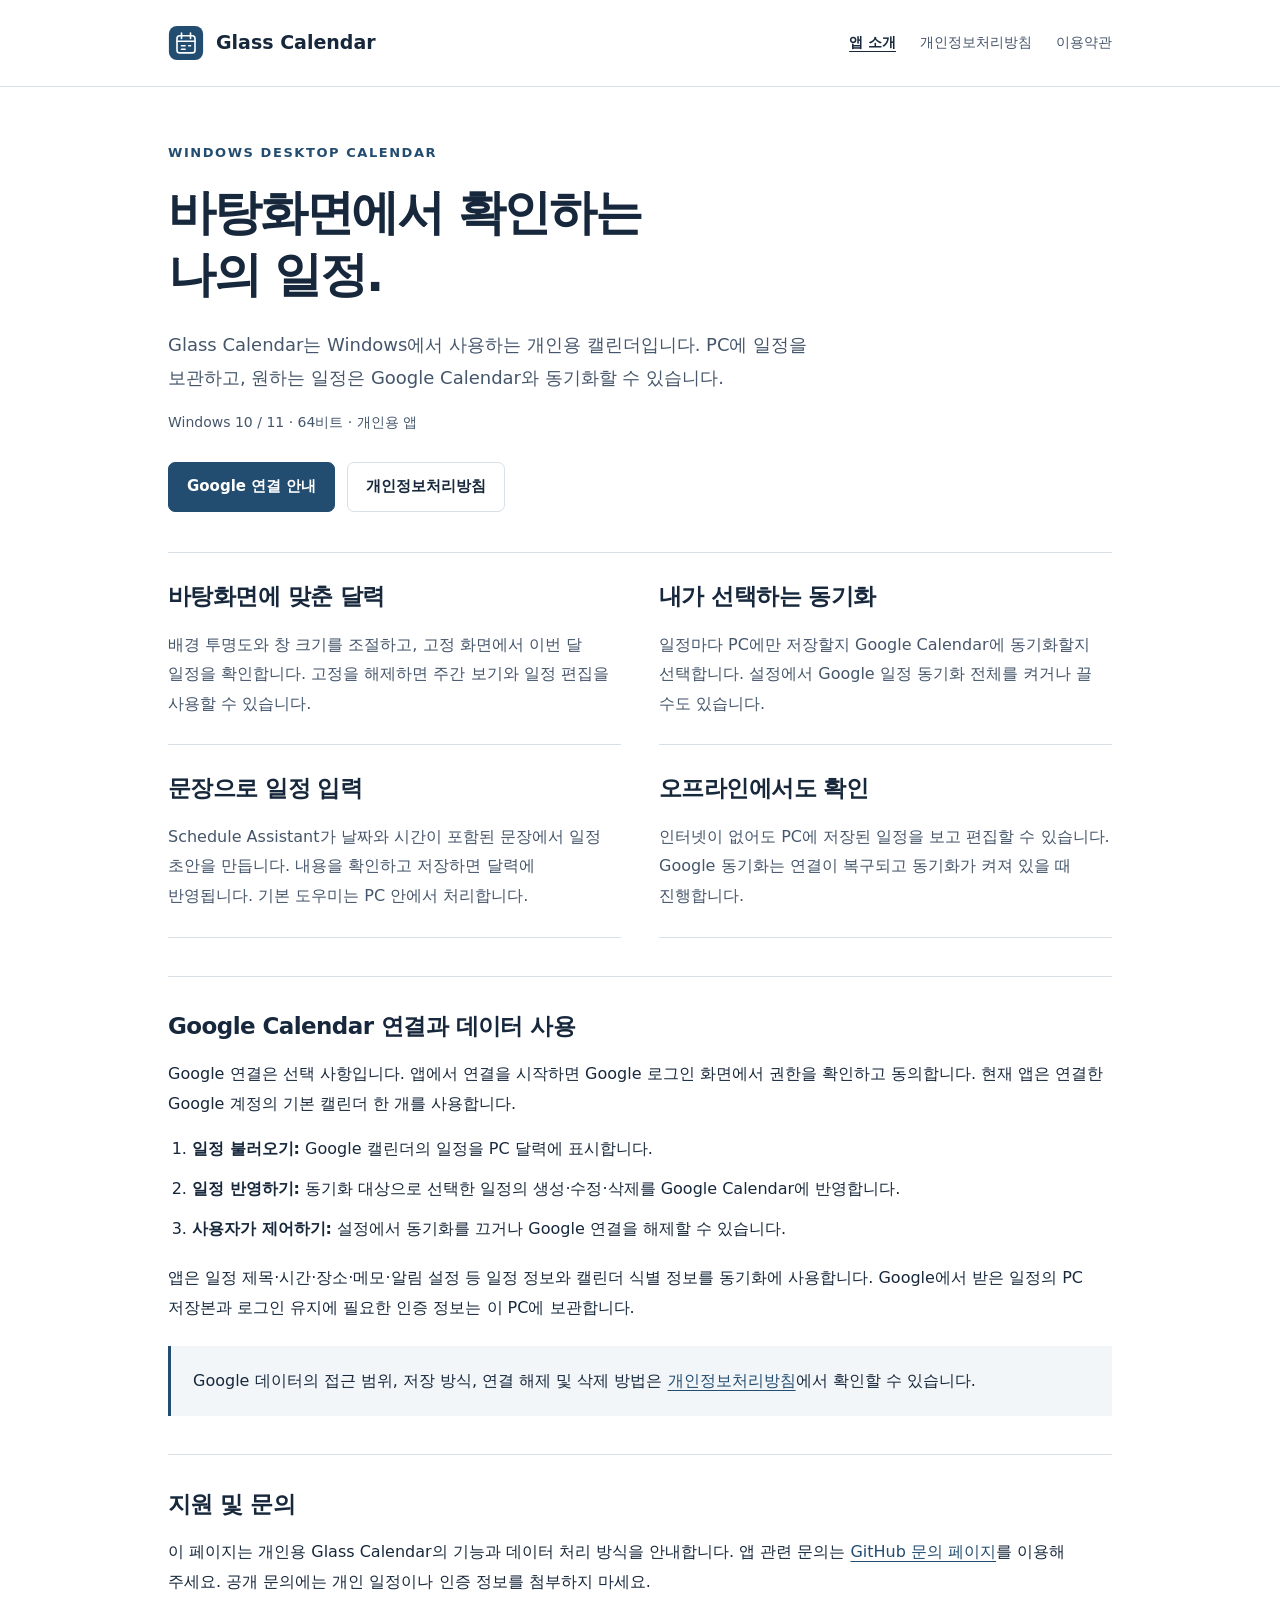
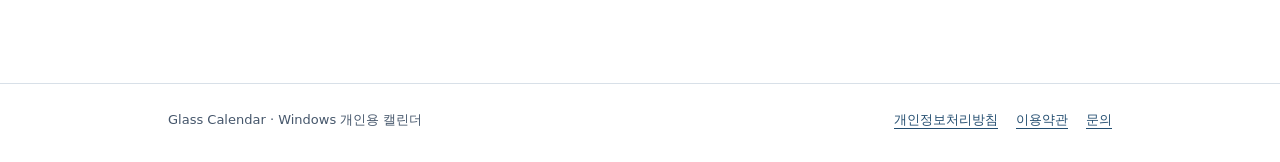
<file: index.html>
<!doctype html>
<html lang="ko">
<head>
<meta charset="utf-8"><meta name="viewport" content="width=device-width,initial-scale=1">
<title>앱 소개 · Glass Calendar</title>
<meta name="description" content="Windows 개인용 투명 달력 Glass Calendar의 기능, Google Calendar 연결 및 데이터 사용 안내.">
<meta name="theme-color" content="#234d70">
<link rel="canonical" href="https://backgom-1094.github.io/">
<link rel="icon" href="icon.svg" type="image/svg+xml"><link rel="stylesheet" href="styles.css">
</head>
<body><a class="skip" href="#main">본문으로 이동</a>
<header><div class="shell header-row"><a class="brand" href="index.html"><img src="icon.svg" alt="" width="36" height="36">Glass Calendar</a><nav aria-label="주 메뉴"><a href="index.html" aria-current="page">앱 소개</a><a href="privacy.html">개인정보처리방침</a><a href="terms.html">이용약관</a></nav></div></header>
<div class="shell"><main id="main">
<div class="hero"><p class="eyebrow">WINDOWS DESKTOP CALENDAR</p><h1>바탕화면에서 확인하는<br>나의 일정.</h1>
<p class="lead">Glass Calendar는 Windows에서 사용하는 개인용 캘린더입니다. PC에 일정을 보관하고, 원하는 일정은 Google Calendar와 동기화할 수 있습니다.</p>
<p class="meta">Windows 10 / 11 · 64비트 · 개인용 앱</p>
<div class="actions"><a class="button primary" href="#google">Google 연결 안내</a><a class="button" href="privacy.html">개인정보처리방침</a></div></div>
<div class="facts"><div class="fact"><h2>바탕화면에 맞춘 달력</h2><p>배경 투명도와 창 크기를 조절하고, 고정 화면에서 이번 달 일정을 확인합니다. 고정을 해제하면 주간 보기와 일정 편집을 사용할 수 있습니다.</p></div>
<div class="fact"><h2>내가 선택하는 동기화</h2><p>일정마다 PC에만 저장할지 Google Calendar에 동기화할지 선택합니다. 설정에서 Google 일정 동기화 전체를 켜거나 끌 수도 있습니다.</p></div>
<div class="fact"><h2>문장으로 일정 입력</h2><p>Schedule Assistant가 날짜와 시간이 포함된 문장에서 일정 초안을 만듭니다. 내용을 확인하고 저장하면 달력에 반영됩니다. 기본 도우미는 PC 안에서 처리합니다.</p></div>
<div class="fact"><h2>오프라인에서도 확인</h2><p>인터넷이 없어도 PC에 저장된 일정을 보고 편집할 수 있습니다. Google 동기화는 연결이 복구되고 동기화가 켜져 있을 때 진행합니다.</p></div></div>
<section id="google"><h2>Google Calendar 연결과 데이터 사용</h2><p>Google 연결은 선택 사항입니다. 앱에서 연결을 시작하면 Google 로그인 화면에서 권한을 확인하고 동의합니다. 현재 앱은 연결한 Google 계정의 기본 캘린더 한 개를 사용합니다.</p>
<ol><li><strong>일정 불러오기:</strong> Google 캘린더의 일정을 PC 달력에 표시합니다.</li><li><strong>일정 반영하기:</strong> 동기화 대상으로 선택한 일정의 생성·수정·삭제를 Google Calendar에 반영합니다.</li><li><strong>사용자가 제어하기:</strong> 설정에서 동기화를 끄거나 Google 연결을 해제할 수 있습니다.</li></ol>
<p>앱은 일정 제목·시간·장소·메모·알림 설정 등 일정 정보와 캘린더 식별 정보를 동기화에 사용합니다. Google에서 받은 일정의 PC 저장본과 로그인 유지에 필요한 인증 정보는 이 PC에 보관합니다.</p>
<div class="note"><p>Google 데이터의 접근 범위, 저장 방식, 연결 해제 및 삭제 방법은 <a href="privacy.html">개인정보처리방침</a>에서 확인할 수 있습니다.</p></div></section>
<section><h2>지원 및 문의</h2><p>이 페이지는 개인용 Glass Calendar의 기능과 데이터 처리 방식을 안내합니다. 앱 관련 문의는 <a href="https://github.com/BackGOM-1094/BackGOM-1094.github.io/issues/new">GitHub 문의 페이지</a>를 이용해 주세요. 공개 문의에는 개인 일정이나 인증 정보를 첨부하지 마세요.</p></section>
</main></div>
<footer><div class="shell footer-row"><span>Glass Calendar · Windows 개인용 캘린더</span><div class="footer-links"><a href="privacy.html">개인정보처리방침</a><a href="terms.html">이용약관</a><a href="https://github.com/BackGOM-1094/BackGOM-1094.github.io/issues/new">문의</a></div></div></footer>
</body></html>
</file>
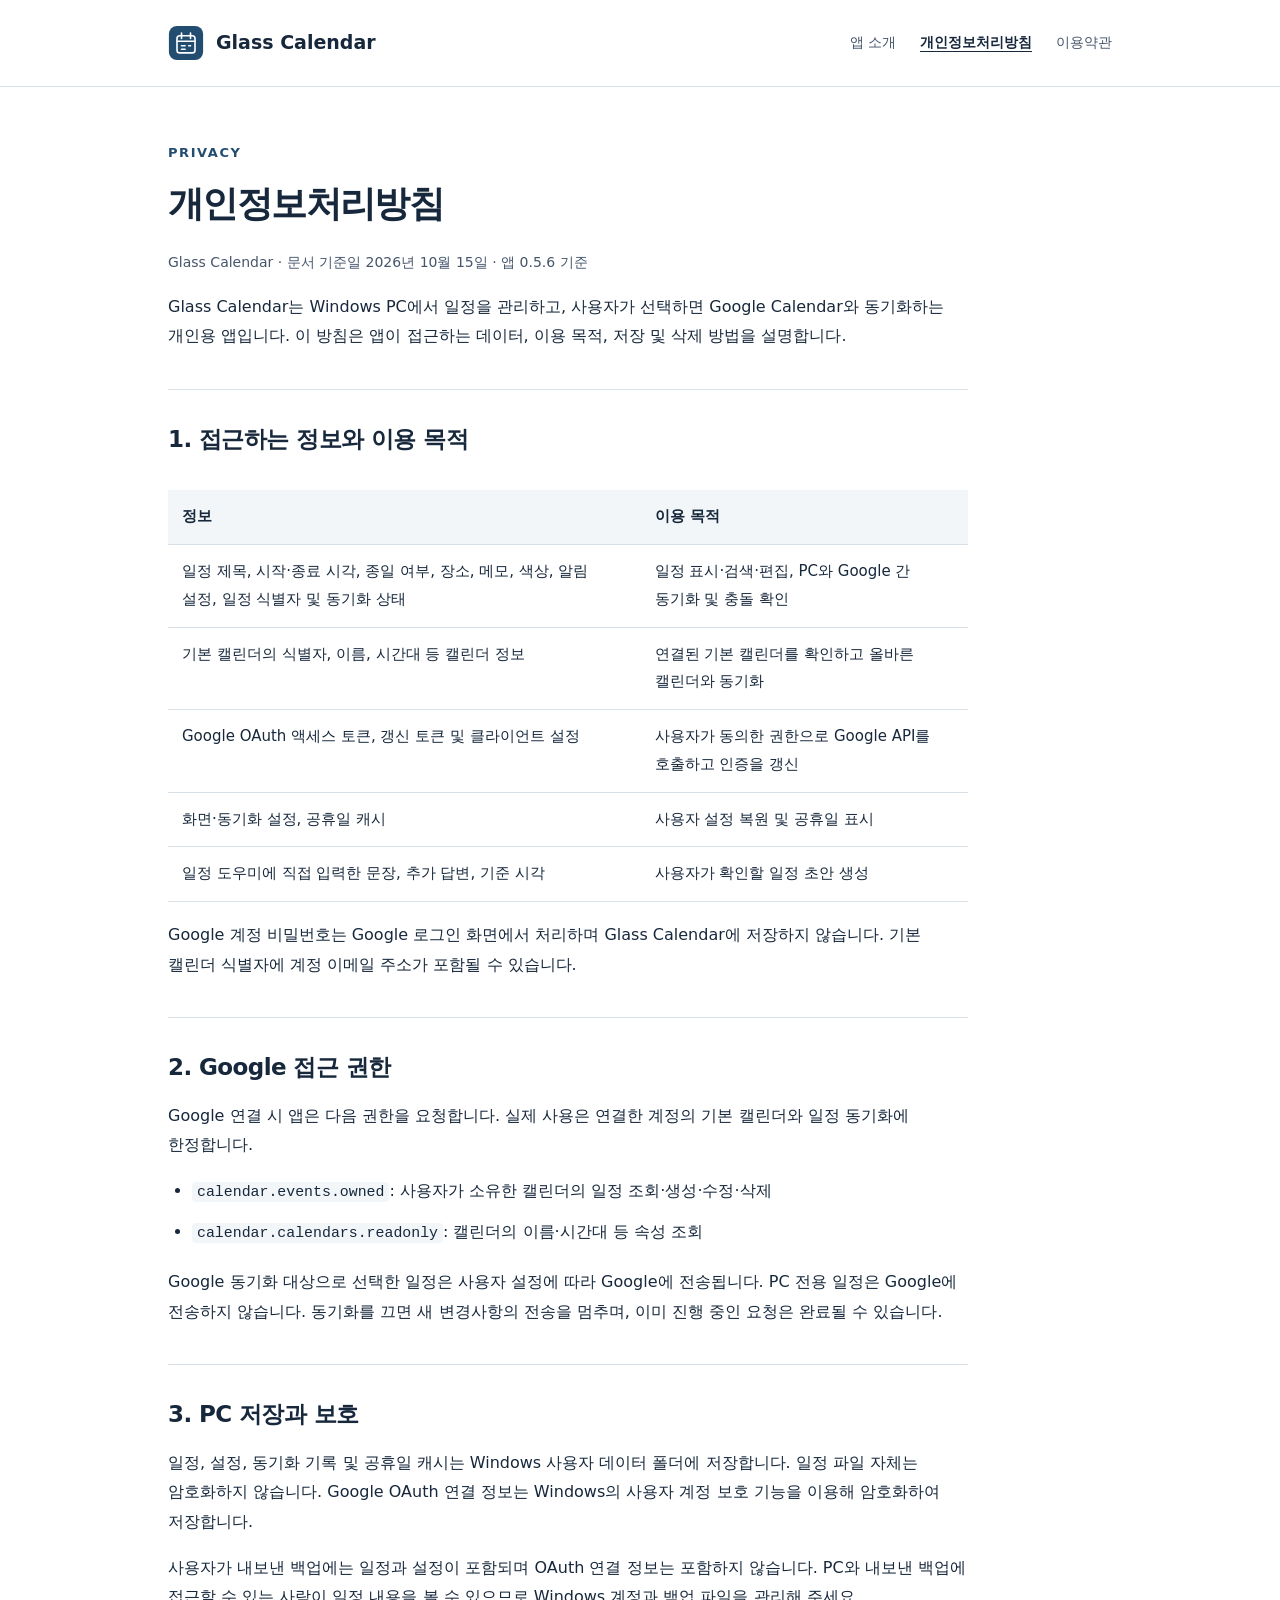
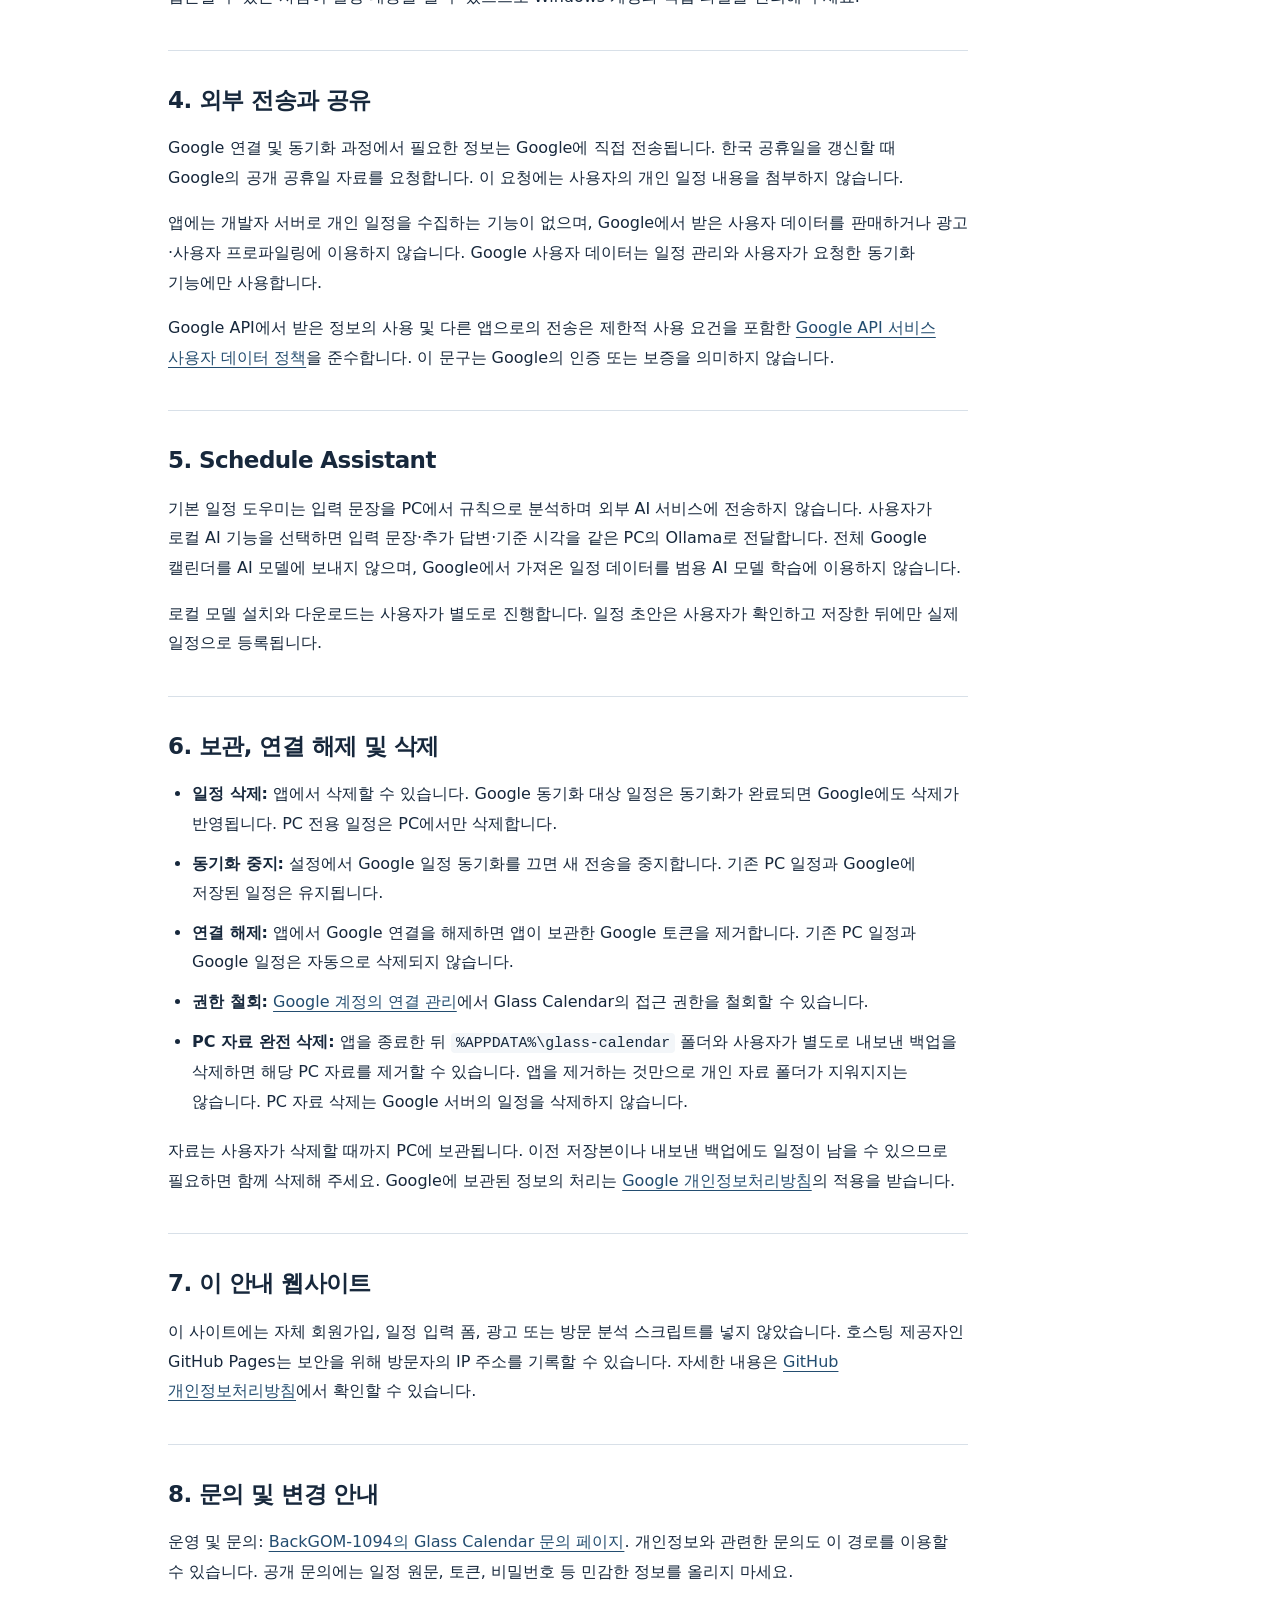
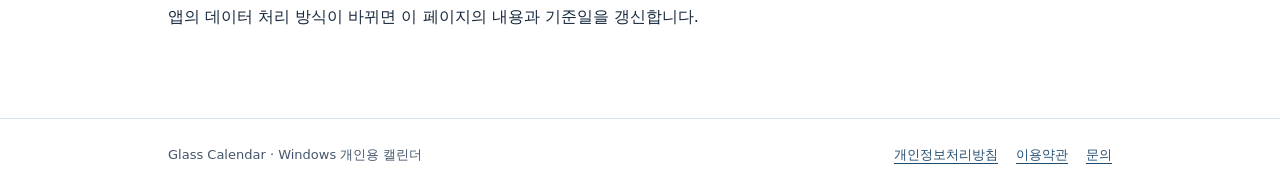
<file: privacy.html>
<!doctype html>
<html lang="ko">
<head>
<meta charset="utf-8"><meta name="viewport" content="width=device-width,initial-scale=1">
<title>개인정보처리방침 · Glass Calendar</title>
<meta name="description" content="Glass Calendar의 Google 사용자 데이터 접근, 이용, 저장, 공유 및 삭제 방침.">
<meta name="theme-color" content="#234d70">
<link rel="canonical" href="https://backgom-1094.github.io/privacy.html">
<link rel="icon" href="icon.svg" type="image/svg+xml"><link rel="stylesheet" href="styles.css">
</head>
<body><a class="skip" href="#main">본문으로 이동</a>
<header><div class="shell header-row"><a class="brand" href="index.html"><img src="icon.svg" alt="" width="36" height="36">Glass Calendar</a><nav aria-label="주 메뉴"><a href="index.html">앱 소개</a><a href="privacy.html" aria-current="page">개인정보처리방침</a><a href="terms.html">이용약관</a></nav></div></header>
<div class="shell"><main id="main">
<article class="document"><p class="eyebrow">PRIVACY</p><h1>개인정보처리방침</h1><p class="meta">Glass Calendar · 문서 기준일 2026년 10월 15일 · 앱 0.5.6 기준</p>
<p>Glass Calendar는 Windows PC에서 일정을 관리하고, 사용자가 선택하면 Google Calendar와 동기화하는 개인용 앱입니다. 이 방침은 앱이 접근하는 데이터, 이용 목적, 저장 및 삭제 방법을 설명합니다.</p>
<section><h2>1. 접근하는 정보와 이용 목적</h2><div class="table-wrap"><table><thead><tr><th scope="col">정보</th><th scope="col">이용 목적</th></tr></thead><tbody>
<tr><td>일정 제목, 시작·종료 시각, 종일 여부, 장소, 메모, 색상, 알림 설정, 일정 식별자 및 동기화 상태</td><td>일정 표시·검색·편집, PC와 Google 간 동기화 및 충돌 확인</td></tr>
<tr><td>기본 캘린더의 식별자, 이름, 시간대 등 캘린더 정보</td><td>연결된 기본 캘린더를 확인하고 올바른 캘린더와 동기화</td></tr>
<tr><td>Google OAuth 액세스 토큰, 갱신 토큰 및 클라이언트 설정</td><td>사용자가 동의한 권한으로 Google API를 호출하고 인증을 갱신</td></tr>
<tr><td>화면·동기화 설정, 공휴일 캐시</td><td>사용자 설정 복원 및 공휴일 표시</td></tr>
<tr><td>일정 도우미에 직접 입력한 문장, 추가 답변, 기준 시각</td><td>사용자가 확인할 일정 초안 생성</td></tr>
</tbody></table></div><p>Google 계정 비밀번호는 Google 로그인 화면에서 처리하며 Glass Calendar에 저장하지 않습니다. 기본 캘린더 식별자에 계정 이메일 주소가 포함될 수 있습니다.</p></section>
<section><h2>2. Google 접근 권한</h2><p>Google 연결 시 앱은 다음 권한을 요청합니다. 실제 사용은 연결한 계정의 기본 캘린더와 일정 동기화에 한정합니다.</p>
<ul><li><code>calendar.events.owned</code>: 사용자가 소유한 캘린더의 일정 조회·생성·수정·삭제</li><li><code>calendar.calendars.readonly</code>: 캘린더의 이름·시간대 등 속성 조회</li></ul>
<p>Google 동기화 대상으로 선택한 일정은 사용자 설정에 따라 Google에 전송됩니다. PC 전용 일정은 Google에 전송하지 않습니다. 동기화를 끄면 새 변경사항의 전송을 멈추며, 이미 진행 중인 요청은 완료될 수 있습니다.</p></section>
<section><h2>3. PC 저장과 보호</h2><p>일정, 설정, 동기화 기록 및 공휴일 캐시는 Windows 사용자 데이터 폴더에 저장합니다. 일정 파일 자체는 암호화하지 않습니다. Google OAuth 연결 정보는 Windows의 사용자 계정 보호 기능을 이용해 암호화하여 저장합니다.</p>
<p>사용자가 내보낸 백업에는 일정과 설정이 포함되며 OAuth 연결 정보는 포함하지 않습니다. PC와 내보낸 백업에 접근할 수 있는 사람이 일정 내용을 볼 수 있으므로 Windows 계정과 백업 파일을 관리해 주세요.</p></section>
<section><h2>4. 외부 전송과 공유</h2><p>Google 연결 및 동기화 과정에서 필요한 정보는 Google에 직접 전송됩니다. 한국 공휴일을 갱신할 때 Google의 공개 공휴일 자료를 요청합니다. 이 요청에는 사용자의 개인 일정 내용을 첨부하지 않습니다.</p>
<p>앱에는 개발자 서버로 개인 일정을 수집하는 기능이 없으며, Google에서 받은 사용자 데이터를 판매하거나 광고·사용자 프로파일링에 이용하지 않습니다. Google 사용자 데이터는 일정 관리와 사용자가 요청한 동기화 기능에만 사용합니다.</p>
<p>Google API에서 받은 정보의 사용 및 다른 앱으로의 전송은 제한적 사용 요건을 포함한 <a href="https://developers.google.com/terms/api-services-user-data-policy">Google API 서비스 사용자 데이터 정책</a>을 준수합니다. 이 문구는 Google의 인증 또는 보증을 의미하지 않습니다.</p></section>
<section><h2>5. Schedule Assistant</h2><p>기본 일정 도우미는 입력 문장을 PC에서 규칙으로 분석하며 외부 AI 서비스에 전송하지 않습니다. 사용자가 로컬 AI 기능을 선택하면 입력 문장·추가 답변·기준 시각을 같은 PC의 Ollama로 전달합니다. 전체 Google 캘린더를 AI 모델에 보내지 않으며, Google에서 가져온 일정 데이터를 범용 AI 모델 학습에 이용하지 않습니다.</p>
<p>로컬 모델 설치와 다운로드는 사용자가 별도로 진행합니다. 일정 초안은 사용자가 확인하고 저장한 뒤에만 실제 일정으로 등록됩니다.</p></section>
<section><h2>6. 보관, 연결 해제 및 삭제</h2><ul>
<li><strong>일정 삭제:</strong> 앱에서 삭제할 수 있습니다. Google 동기화 대상 일정은 동기화가 완료되면 Google에도 삭제가 반영됩니다. PC 전용 일정은 PC에서만 삭제합니다.</li>
<li><strong>동기화 중지:</strong> 설정에서 Google 일정 동기화를 끄면 새 전송을 중지합니다. 기존 PC 일정과 Google에 저장된 일정은 유지됩니다.</li>
<li><strong>연결 해제:</strong> 앱에서 Google 연결을 해제하면 앱이 보관한 Google 토큰을 제거합니다. 기존 PC 일정과 Google 일정은 자동으로 삭제되지 않습니다.</li>
<li><strong>권한 철회:</strong> <a href="https://myaccount.google.com/connections">Google 계정의 연결 관리</a>에서 Glass Calendar의 접근 권한을 철회할 수 있습니다.</li>
<li><strong>PC 자료 완전 삭제:</strong> 앱을 종료한 뒤 <code>%APPDATA%\glass-calendar</code> 폴더와 사용자가 별도로 내보낸 백업을 삭제하면 해당 PC 자료를 제거할 수 있습니다. 앱을 제거하는 것만으로 개인 자료 폴더가 지워지지는 않습니다. PC 자료 삭제는 Google 서버의 일정을 삭제하지 않습니다.</li>
</ul><p>자료는 사용자가 삭제할 때까지 PC에 보관됩니다. 이전 저장본이나 내보낸 백업에도 일정이 남을 수 있으므로 필요하면 함께 삭제해 주세요. Google에 보관된 정보의 처리는 <a href="https://policies.google.com/privacy?hl=ko">Google 개인정보처리방침</a>의 적용을 받습니다.</p></section>
<section><h2>7. 이 안내 웹사이트</h2><p>이 사이트에는 자체 회원가입, 일정 입력 폼, 광고 또는 방문 분석 스크립트를 넣지 않았습니다. 호스팅 제공자인 GitHub Pages는 보안을 위해 방문자의 IP 주소를 기록할 수 있습니다. 자세한 내용은 <a href="https://docs.github.com/en/site-policy/privacy-policies/github-general-privacy-statement">GitHub 개인정보처리방침</a>에서 확인할 수 있습니다.</p></section>
<section><h2>8. 문의 및 변경 안내</h2><p>운영 및 문의: <a href="https://github.com/BackGOM-1094/BackGOM-1094.github.io/issues/new">BackGOM-1094의 Glass Calendar 문의 페이지</a>. 개인정보와 관련한 문의도 이 경로를 이용할 수 있습니다. 공개 문의에는 일정 원문, 토큰, 비밀번호 등 민감한 정보를 올리지 마세요.</p><p>앱의 데이터 처리 방식이 바뀌면 이 페이지의 내용과 기준일을 갱신합니다.</p></section></article>
</main></div>
<footer><div class="shell footer-row"><span>Glass Calendar · Windows 개인용 캘린더</span><div class="footer-links"><a href="privacy.html">개인정보처리방침</a><a href="terms.html">이용약관</a><a href="https://github.com/BackGOM-1094/BackGOM-1094.github.io/issues/new">문의</a></div></div></footer>
</body></html>
</file>
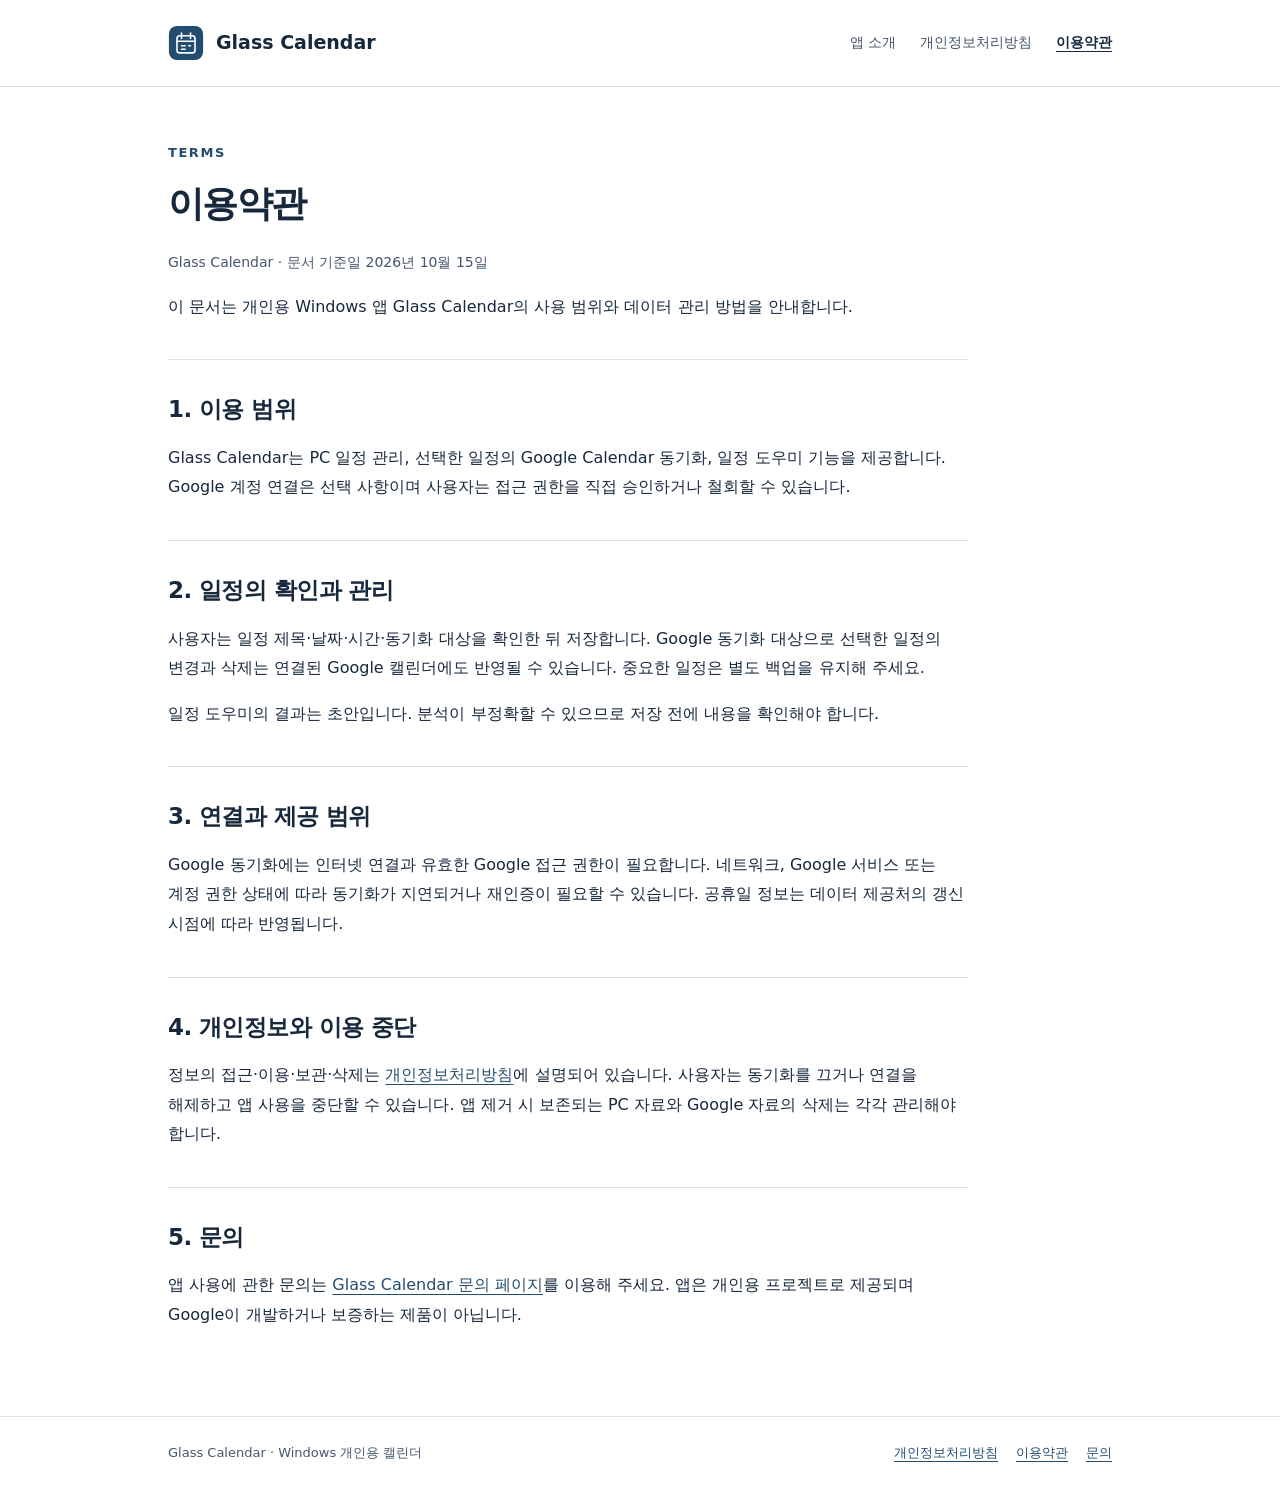
<file: terms.html>
<!doctype html>
<html lang="ko">
<head>
<meta charset="utf-8"><meta name="viewport" content="width=device-width,initial-scale=1">
<title>이용약관 · Glass Calendar</title>
<meta name="description" content="Glass Calendar의 이용 범위, 일정 관리, Google 연결 및 문의 안내.">
<meta name="theme-color" content="#234d70">
<link rel="canonical" href="https://backgom-1094.github.io/terms.html">
<link rel="icon" href="icon.svg" type="image/svg+xml"><link rel="stylesheet" href="styles.css">
</head>
<body><a class="skip" href="#main">본문으로 이동</a>
<header><div class="shell header-row"><a class="brand" href="index.html"><img src="icon.svg" alt="" width="36" height="36">Glass Calendar</a><nav aria-label="주 메뉴"><a href="index.html">앱 소개</a><a href="privacy.html">개인정보처리방침</a><a href="terms.html" aria-current="page">이용약관</a></nav></div></header>
<div class="shell"><main id="main">
<article class="document"><p class="eyebrow">TERMS</p><h1>이용약관</h1><p class="meta">Glass Calendar · 문서 기준일 2026년 10월 15일</p>
<p>이 문서는 개인용 Windows 앱 Glass Calendar의 사용 범위와 데이터 관리 방법을 안내합니다.</p>
<section><h2>1. 이용 범위</h2><p>Glass Calendar는 PC 일정 관리, 선택한 일정의 Google Calendar 동기화, 일정 도우미 기능을 제공합니다. Google 계정 연결은 선택 사항이며 사용자는 접근 권한을 직접 승인하거나 철회할 수 있습니다.</p></section>
<section><h2>2. 일정의 확인과 관리</h2><p>사용자는 일정 제목·날짜·시간·동기화 대상을 확인한 뒤 저장합니다. Google 동기화 대상으로 선택한 일정의 변경과 삭제는 연결된 Google 캘린더에도 반영될 수 있습니다. 중요한 일정은 별도 백업을 유지해 주세요.</p><p>일정 도우미의 결과는 초안입니다. 분석이 부정확할 수 있으므로 저장 전에 내용을 확인해야 합니다.</p></section>
<section><h2>3. 연결과 제공 범위</h2><p>Google 동기화에는 인터넷 연결과 유효한 Google 접근 권한이 필요합니다. 네트워크, Google 서비스 또는 계정 권한 상태에 따라 동기화가 지연되거나 재인증이 필요할 수 있습니다. 공휴일 정보는 데이터 제공처의 갱신 시점에 따라 반영됩니다.</p></section>
<section><h2>4. 개인정보와 이용 중단</h2><p>정보의 접근·이용·보관·삭제는 <a href="privacy.html">개인정보처리방침</a>에 설명되어 있습니다. 사용자는 동기화를 끄거나 연결을 해제하고 앱 사용을 중단할 수 있습니다. 앱 제거 시 보존되는 PC 자료와 Google 자료의 삭제는 각각 관리해야 합니다.</p></section>
<section><h2>5. 문의</h2><p>앱 사용에 관한 문의는 <a href="https://github.com/BackGOM-1094/BackGOM-1094.github.io/issues/new">Glass Calendar 문의 페이지</a>를 이용해 주세요. 앱은 개인용 프로젝트로 제공되며 Google이 개발하거나 보증하는 제품이 아닙니다.</p></section></article>
</main></div>
<footer><div class="shell footer-row"><span>Glass Calendar · Windows 개인용 캘린더</span><div class="footer-links"><a href="privacy.html">개인정보처리방침</a><a href="terms.html">이용약관</a><a href="https://github.com/BackGOM-1094/BackGOM-1094.github.io/issues/new">문의</a></div></div></footer>
</body></html>
</file>
<file: styles.css>
:root{color-scheme:light;--ink:#17283c;--muted:#45566b;--line:#d8e0e8;--accent:#234d70;--paper:#fff;--wash:#f3f6f9}
*{box-sizing:border-box}html{scroll-behavior:smooth}body{margin:0;background:var(--paper);color:var(--ink);font-family:"Segoe UI","Malgun Gothic",system-ui,sans-serif;font-size:16px;line-height:1.85;word-break:keep-all;overflow-wrap:anywhere}a{color:var(--accent);text-underline-offset:4px}a:hover{text-decoration-thickness:2px}a:focus-visible,button:focus-visible{outline:3px solid #047857;outline-offset:5px}.skip{position:absolute;top:-80px;left:16px;background:white;padding:8px 12px;z-index:10}.skip:focus{top:10px}.shell{max-width:1000px;margin:auto;padding:0 28px}header{border-bottom:1px solid var(--line)}.header-row{display:flex;align-items:center;justify-content:space-between;gap:24px;min-height:86px}.brand{display:flex;align-items:center;gap:12px;text-decoration:none;font-size:19px;font-weight:750;color:var(--ink);white-space:nowrap}.brand img{width:36px;height:36px}nav{display:flex;gap:24px;font-size:14px;flex-wrap:wrap}nav a{color:var(--muted);text-decoration:none}nav a[aria-current=page]{font-weight:700;color:var(--ink);text-decoration:underline}main{padding:54px 0 70px}.eyebrow{font-size:13px;letter-spacing:.12em;font-weight:700;color:var(--accent);margin:0 0 16px}h1{font-size:clamp(32px,5vw,48px);line-height:1.3;letter-spacing:-.045em;margin:0 0 22px}h2{font-size:23px;line-height:1.5;letter-spacing:-.025em;margin:0 0 16px}h3{font-size:18px;margin:0 0 10px}p{margin:0 0 16px}.lead{font-size:18px;max-width:680px;color:var(--muted)}.meta{color:var(--muted);font-size:14px}.hero{padding-bottom:40px}.actions{display:flex;gap:12px;flex-wrap:wrap;margin-top:26px}.button{display:inline-block;border:1px solid var(--line);padding:10px 18px;border-radius:7px;text-decoration:none;font-size:15px;font-weight:650;background:white;color:var(--ink)}.button.primary{background:var(--accent);border-color:var(--accent);color:white}section{margin-top:38px;padding-top:32px;border-top:1px solid var(--line)}.note{background:var(--wash);padding:20px 22px;border-left:3px solid var(--accent);margin-top:24px}.note p:last-child{margin-bottom:0}ul,ol{padding-left:24px;margin:12px 0 20px}li+li{margin-top:10px}.facts{display:grid;grid-template-columns:1fr 1fr;gap:0 38px;margin-top:0;border-top:1px solid var(--line)}.fact{padding:26px 0;border-bottom:1px solid var(--line)}.fact p{margin:0;color:var(--muted)}.document{max-width:800px}.document h1{font-size:36px}.table-wrap{overflow-x:auto}table{border-collapse:collapse;width:100%;font-size:15px;margin:18px 0}th,td{text-align:left;vertical-align:top;padding:13px 14px;border-bottom:1px solid var(--line)}th{background:var(--wash);font-weight:650}code{font-family:Consolas,monospace;font-size:.93em;background:var(--wash);padding:2px 5px;border-radius:4px;word-break:break-all}footer{border-top:1px solid var(--line);padding:24px 0 30px;color:var(--muted);font-size:13px}.footer-row{display:flex;align-items:center;justify-content:space-between;gap:18px;flex-wrap:wrap}.footer-links{display:flex;gap:18px;flex-wrap:wrap}.steps>li{padding-left:4px}.steps p{margin:4px 0 14px}.step-label{display:inline-block;background:#e6edf4;color:var(--accent);border-radius:4px;padding:2px 8px;font-size:12px;font-weight:700;margin-bottom:10px}@media(max-width:640px){.shell{padding:0 20px}.header-row{align-items:flex-start;flex-direction:column;gap:12px;padding:20px 0}nav{gap:18px}main{padding-top:34px}.facts{grid-template-columns:1fr}.document h1{font-size:30px}th,td{padding:10px 8px}.hero{padding-bottom:20px}}@media(prefers-reduced-motion:reduce){html{scroll-behavior:auto}}@media print{header,footer,.actions{display:none}main{padding:0}body{font-size:11pt}.shell{max-width:none;padding:0}section{break-inside:avoid}a{color:inherit}}
</file>
